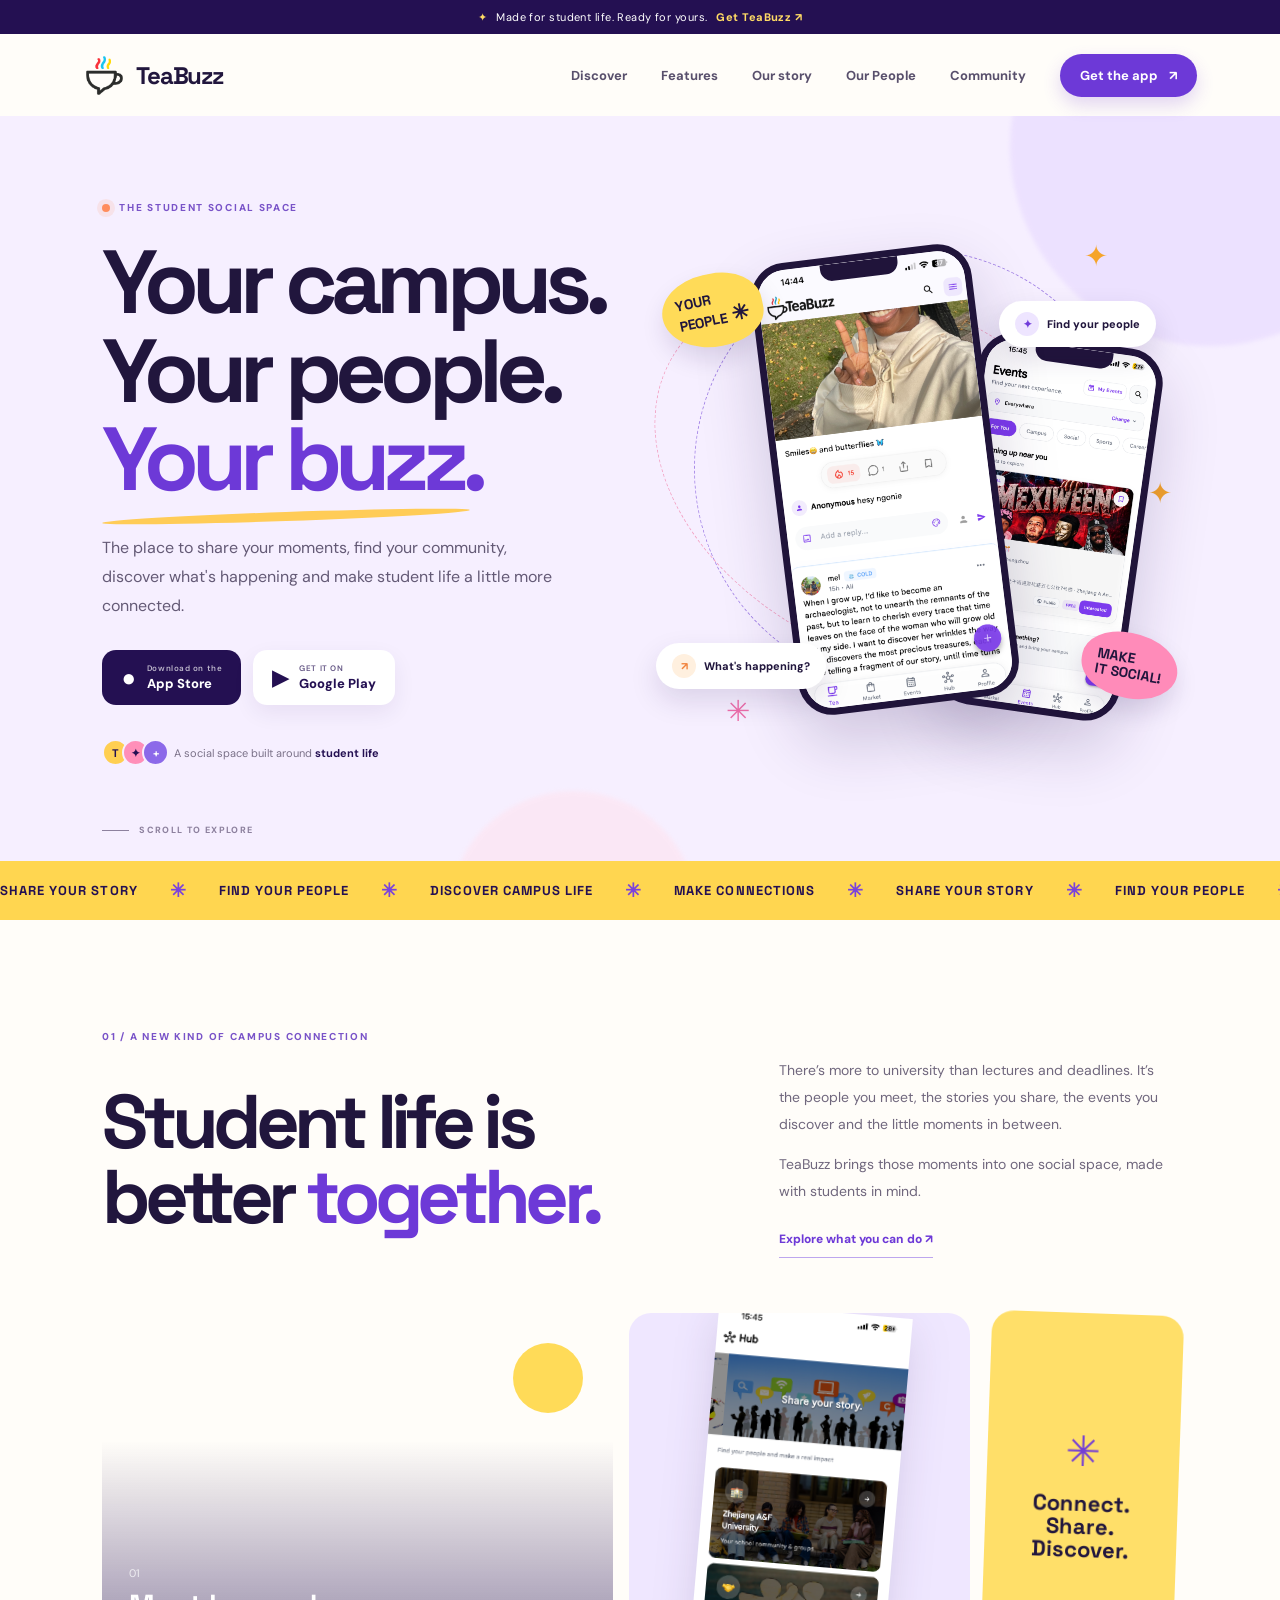
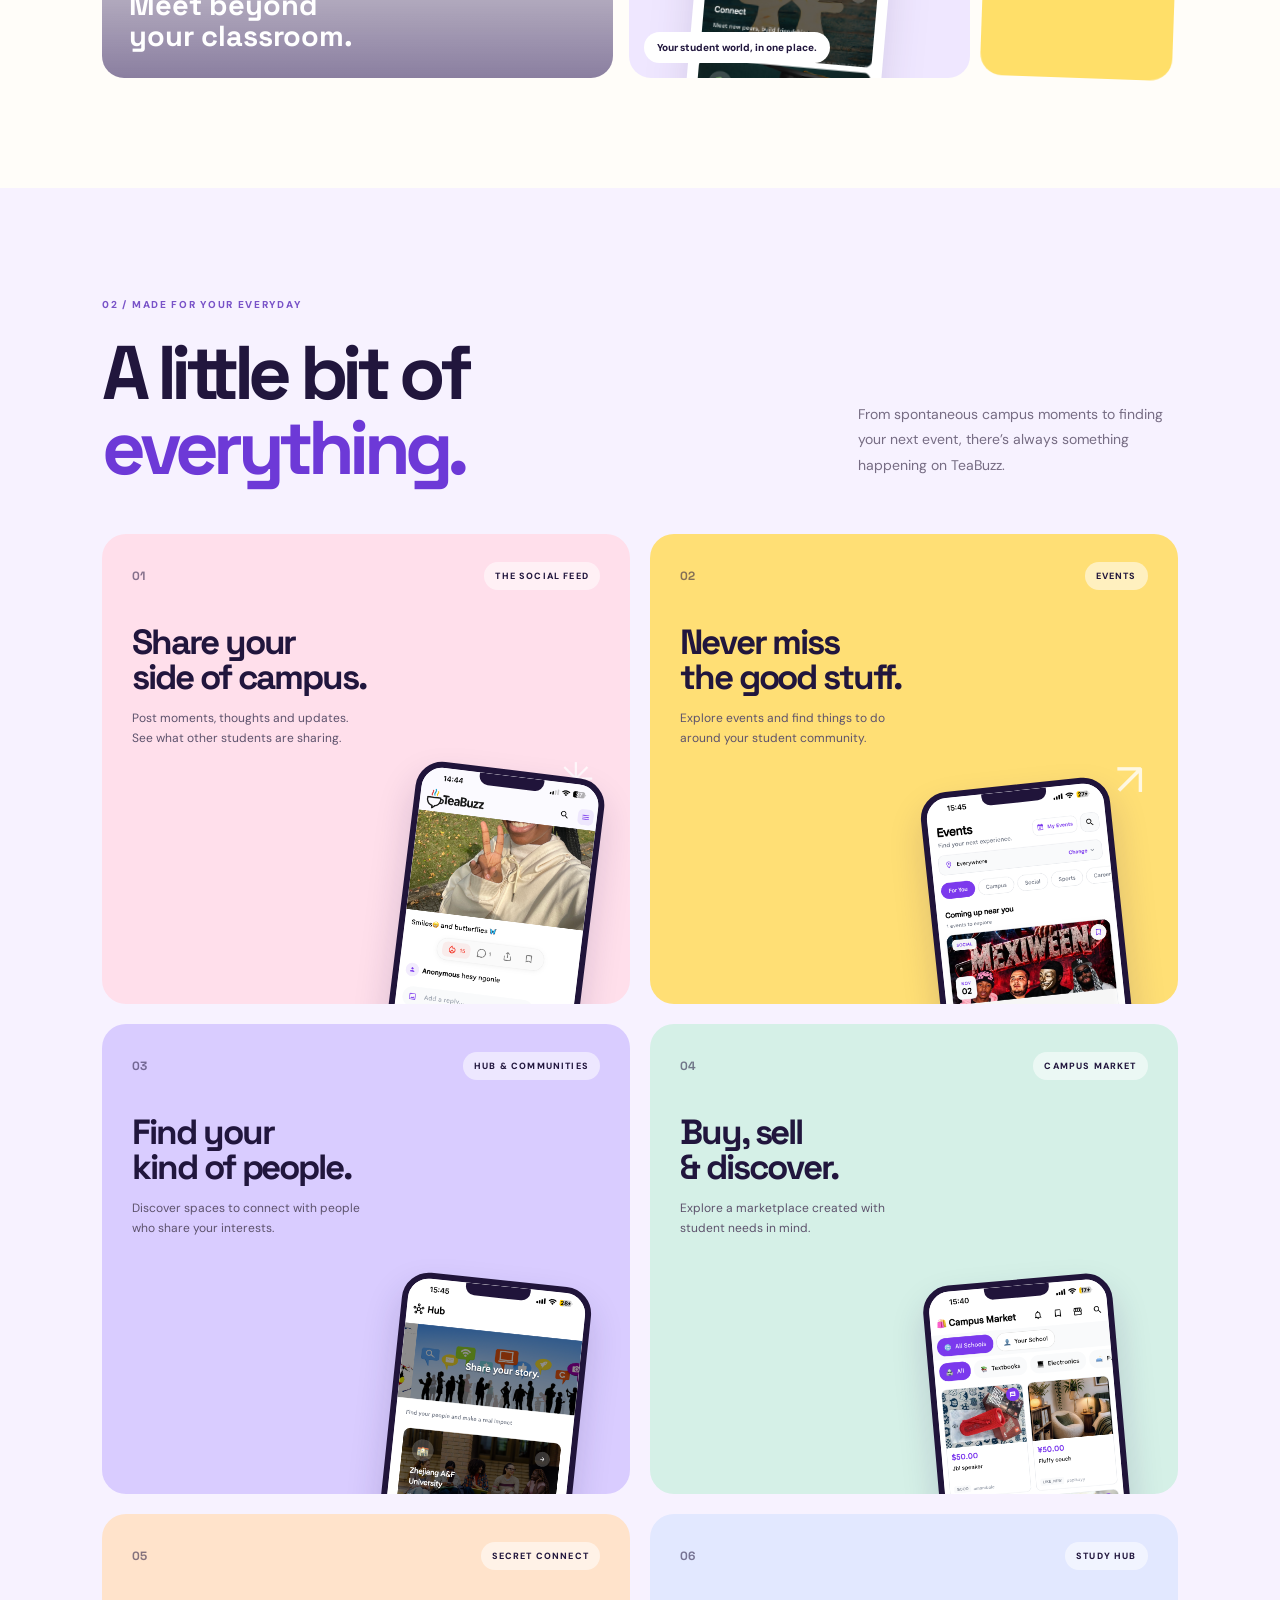
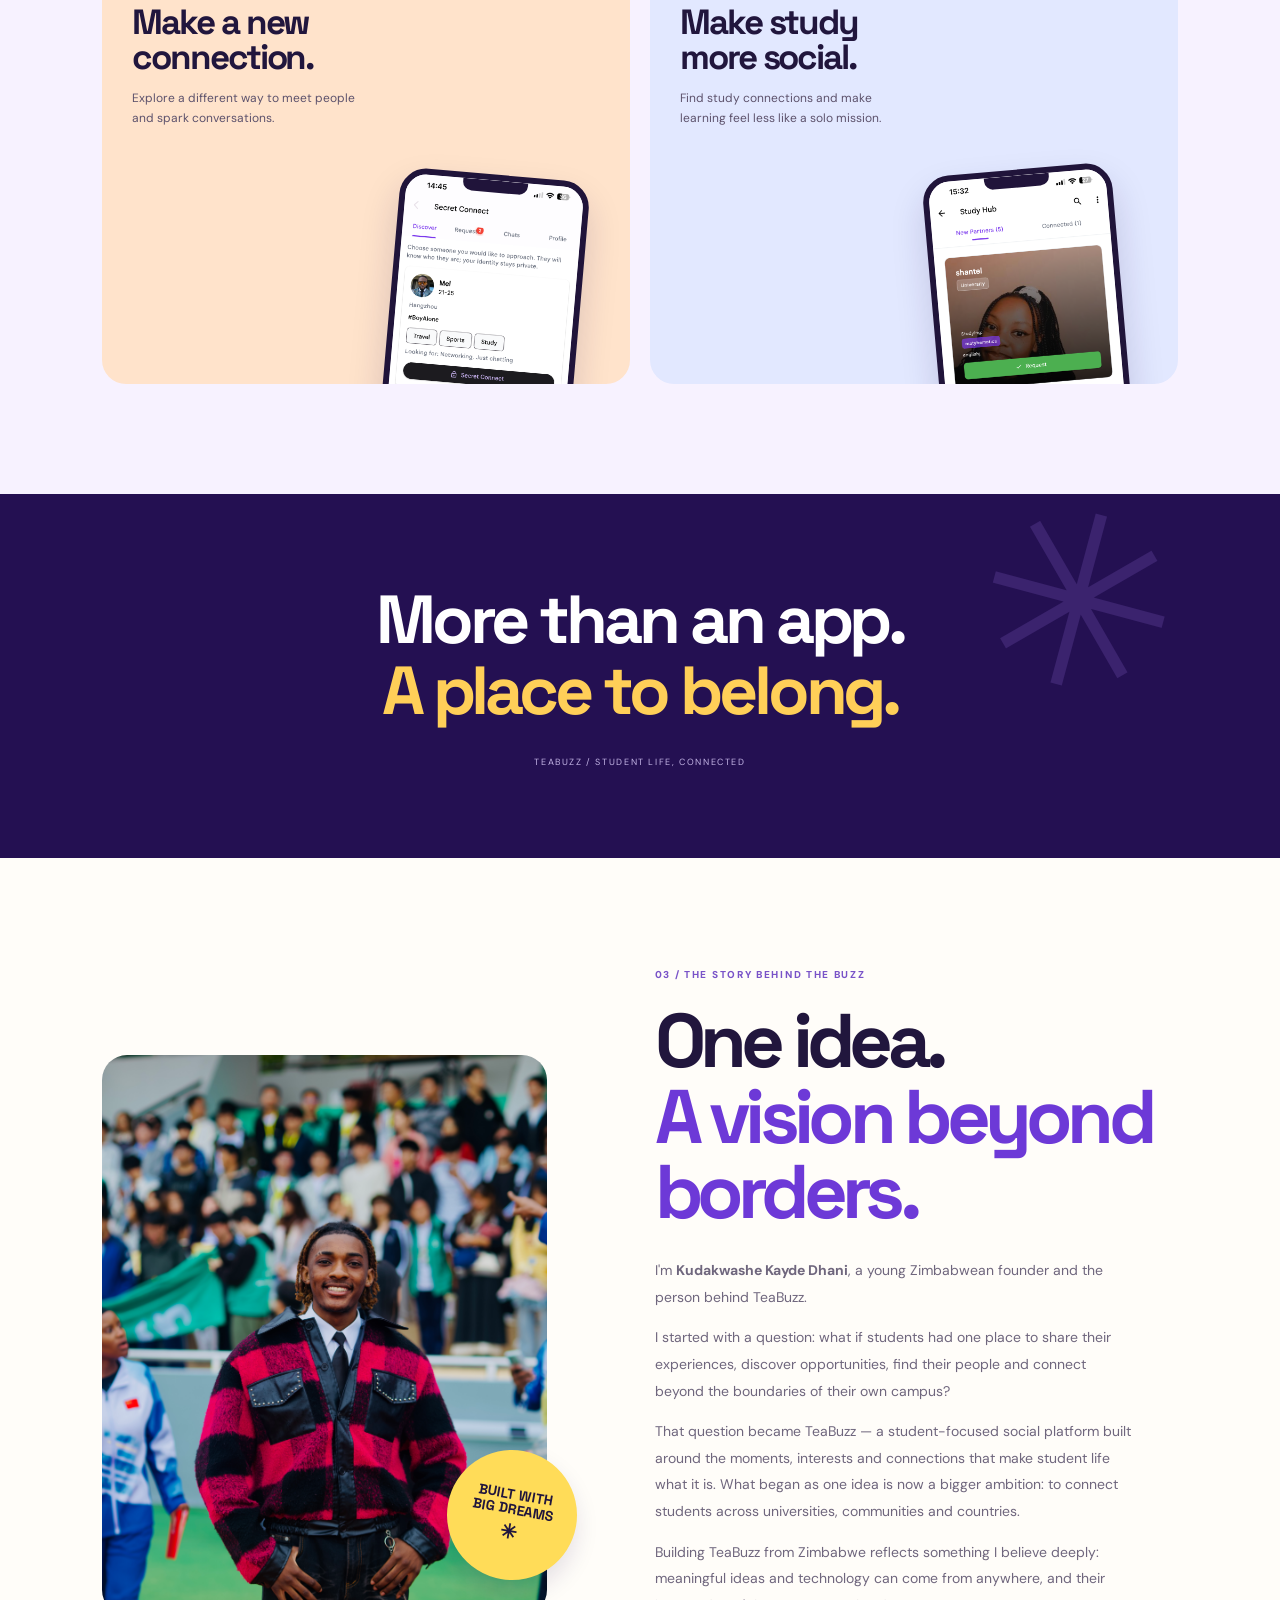
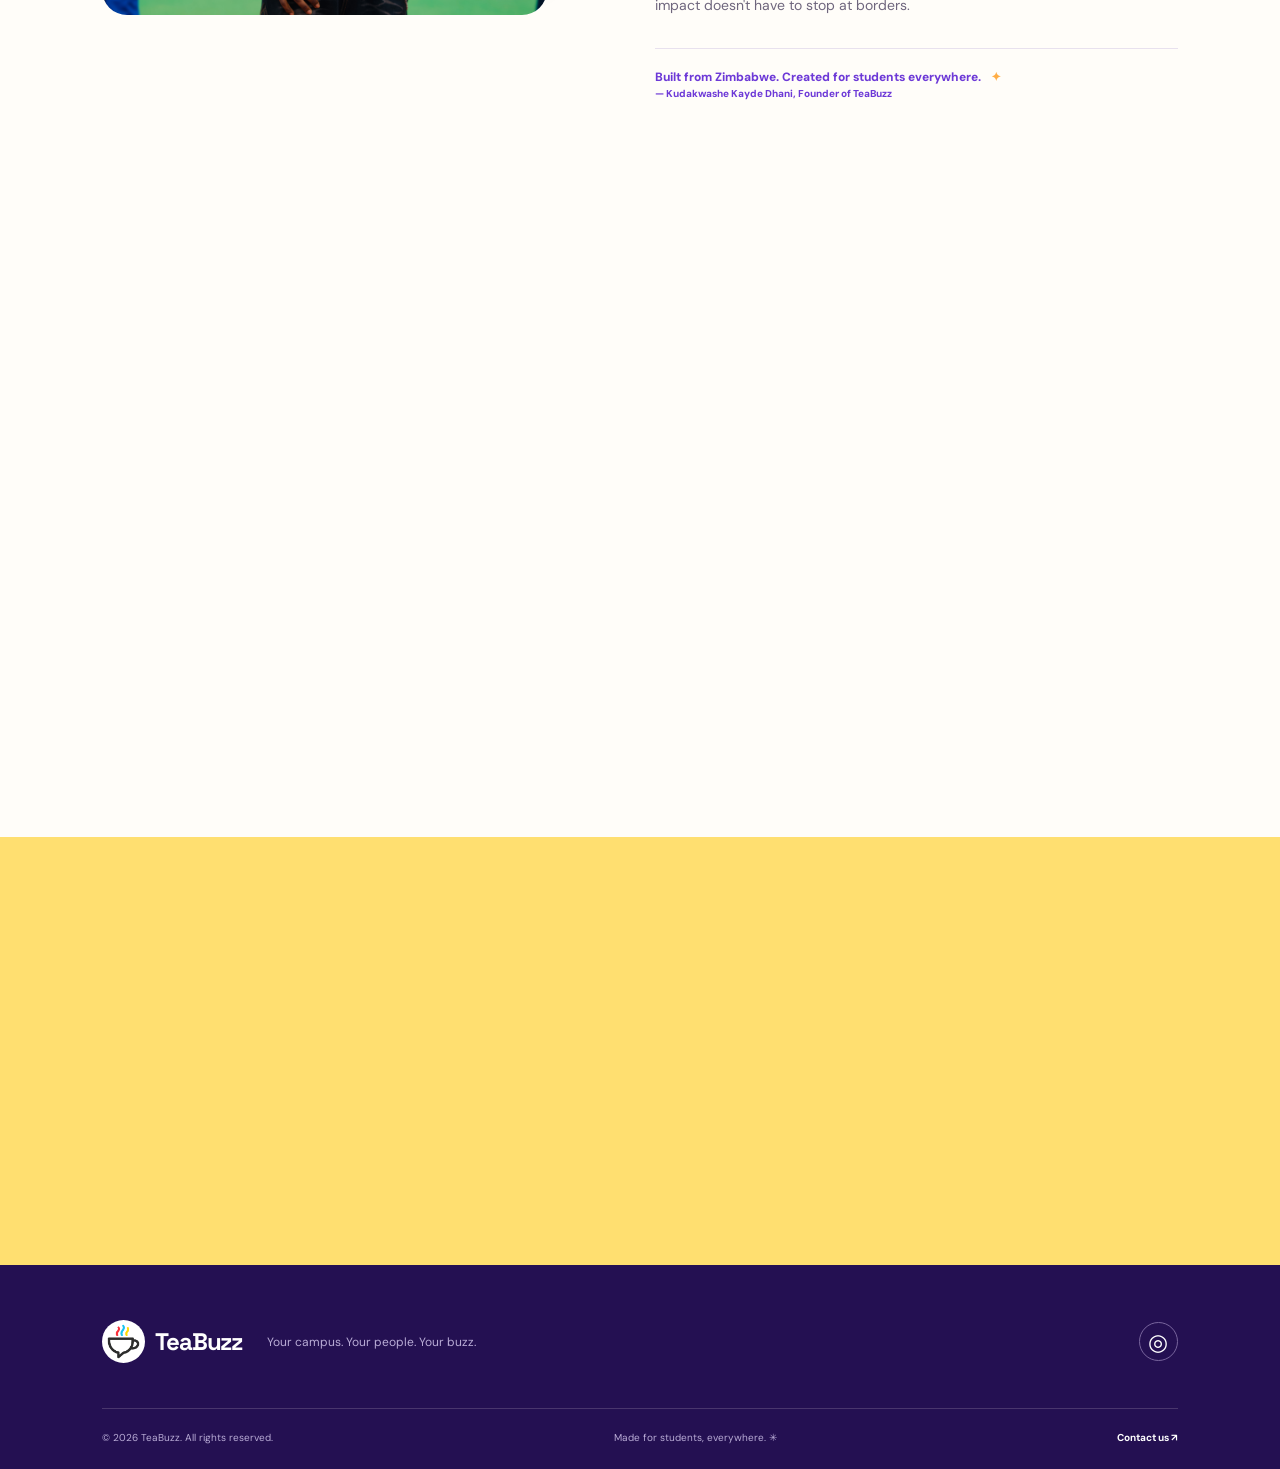
<file: index.html>
<!doctype html>
<html lang="en">
<head>
  <meta charset="utf-8">
  <meta name="viewport" content="width=device-width, initial-scale=1">
  <meta name="theme-color" content="#241052">
  <meta name="description" content="TeaBuzz is a social platform built for university and college students. Connect, share campus moments, discover events and find your people.">
  <meta property="og:title" content="TeaBuzz — Your Campus. Your People. Your Buzz.">
  <meta property="og:description" content="A social space made for students, wherever they study.">
  <meta property="og:type" content="website">
  <title>TeaBuzz — Your Campus. Your People. Your Buzz.</title>
  <link rel="icon" type="image/png" href="assets/favicon.png?v=1">
  <link rel="apple-touch-icon" href="assets/favicon.png?v=1">
  <link rel="preconnect" href="https://fonts.googleapis.com">
  <link rel="preconnect" href="https://fonts.gstatic.com" crossorigin>
  <link href="https://fonts.googleapis.com/css2?family=DM+Sans:wght@400;500;600;700;800&family=Space+Grotesk:wght@500;600;700&display=swap" rel="stylesheet">
  <link rel="stylesheet" href="style.css">
</head>
<body>
  <div class="announcement"><span class="spark">✦</span> Made for student life. Ready for yours. <a href="#download">Get TeaBuzz <span>↗</span></a></div>
  <header class="site-header" id="top">
    <a class="brand" href="#top" aria-label="TeaBuzz home">
      <img src="assets/logo.png" alt="TeaBuzz logo"><span>TeaBuzz</span>
    </a>
    <button class="menu-toggle" aria-label="Open navigation" aria-expanded="false"><i></i><i></i></button>
    <nav class="nav">
      <a href="#discover">Discover</a>
      <a href="#features">Features</a>
      <a href="#story">Our story</a>
      <a href="our-people.html">Our People</a>
      <a href="#community">Community</a>
      <a class="nav-cta" href="#download">Get the app <span>↗</span></a>
    </nav>
  </header>

  <main>
    <section class="hero">
      <div class="hero-glow glow-one"></div><div class="hero-glow glow-two"></div>
      <div class="hero-copy reveal">
        <div class="eyebrow"><span class="eyebrow-dot"></span> THE STUDENT SOCIAL SPACE</div>
        <h1>Your campus.<br>Your people.<br><span>Your buzz.</span></h1>
        <p class="hero-intro">The place to share your moments, find your community, discover what's happening and make student life a little more connected.</p>
        <div class="hero-actions">
          <a class="button button-dark" href="https://apps.apple.com/hk/app/teabuzz/id6808042016?l=en-GB" target="_blank" rel="noopener"><span class="store-icon">●</span><span><small>Download on the</small>App Store</span></a>
          <a class="button button-light" href="https://play.google.com/store/apps/details?id=org.teabuzz.app" target="_blank" rel="noopener"><span class="play-icon">▶</span><span><small>GET IT ON</small>Google Play</span></a>
        </div>
        <div class="hero-proof"><div class="avatar-stack"><b>T</b><b>✦</b><b>+</b></div><span>A social space built around <strong>student life</strong></span></div>
      </div>
      <div class="hero-art" aria-label="TeaBuzz app preview">
        <div class="orbit orbit-a"></div><div class="orbit orbit-b"></div>
        <div class="sticker sticker-yellow">YOUR<br>PEOPLE <span>✳</span></div>
        <div class="sticker sticker-pink">MAKE<br>IT SOCIAL!</div>
        <div class="float-pill pill-top"><span class="pill-icon purple">✦</span> Find your people</div>
        <div class="phone phone-main"><div class="phone-notch"></div><img src="assets/feedhomepage.png" alt="TeaBuzz social feed app screen"></div>
        <div class="phone phone-side"><div class="phone-notch"></div><img src="assets/events%20page.png" alt="TeaBuzz events app screen"></div>
        <div class="float-pill pill-bottom"><span class="pill-icon orange">↗</span> What's happening?</div>
        <div class="sparkle s1">✦</div><div class="sparkle s2">✳</div><div class="sparkle s3">✦</div>
      </div>
      <a class="scroll-cue" href="#discover"><span></span> SCROLL TO EXPLORE</a>
    </section>

    <section class="ticker" aria-label="TeaBuzz highlights"><div class="ticker-track">
      <span>SHARE YOUR STORY</span><b>✳</b><span>FIND YOUR PEOPLE</span><b>✳</b><span>DISCOVER CAMPUS LIFE</span><b>✳</b><span>MAKE CONNECTIONS</span><b>✳</b><span>SHARE YOUR STORY</span><b>✳</b><span>FIND YOUR PEOPLE</span><b>✳</b><span>DISCOVER CAMPUS LIFE</span>
    </div></section>

    <section class="intro section-pad" id="discover">
      <div class="section-kicker reveal">01 / A NEW KIND OF CAMPUS CONNECTION</div>
      <div class="intro-grid">
        <h2 class="reveal">Student life is<br>better <em>together.</em></h2>
        <div class="intro-text reveal">
          <p>There’s more to university than lectures and deadlines. It’s the people you meet, the stories you share, the events you discover and the little moments in between.</p>
          <p>TeaBuzz brings those moments into one social space, made with students in mind.</p>
          <a class="text-link" href="#features">Explore what you can do <span>↗</span></a>
        </div>
      </div>
      <div class="photo-band reveal">
        <div class="photo-panel photo-campus"><div class="photo-overlay"><span>01</span><strong>Meet beyond<br>your classroom.</strong></div><div class="shape-sun"></div></div>
        <div class="photo-panel photo-app"><img src="assets/hub%20page.png" alt="TeaBuzz Hub screen"><div class="photo-caption">Your student world, in one place.</div></div>
        <div class="photo-note"><span>✳</span><strong>Connect.<br>Share.<br>Discover.</strong></div>
      </div>
    </section>

    <section class="features section-pad" id="features">
      <div class="features-head"><div><div class="section-kicker reveal">02 / MADE FOR YOUR EVERYDAY</div><h2 class="reveal">A little bit of<br><em>everything.</em></h2></div><p class="reveal">From spontaneous campus moments to finding your next event, there’s always something happening on TeaBuzz.</p></div>
      <div class="feature-grid">
        <article class="feature-card card-feed reveal"><div class="feature-top"><span class="feature-number">01</span><span class="feature-tag">THE SOCIAL FEED</span></div><h3>Share your<br>side of campus.</h3><p>Post moments, thoughts and updates. See what other students are sharing.</p><div class="screen-wrap screen-feed"><img src="assets/feedhomepage.png" alt="TeaBuzz feed interface"></div><span class="card-doodle">✳</span></article>
        <article class="feature-card card-events reveal"><div class="feature-top"><span class="feature-number">02</span><span class="feature-tag">EVENTS</span></div><h3>Never miss<br>the good stuff.</h3><p>Explore events and find things to do around your student community.</p><div class="screen-wrap screen-events"><img src="assets/events%20page.png" alt="TeaBuzz events interface"></div><span class="card-doodle">↗</span></article>
        <article class="feature-card card-hub reveal"><div class="feature-top"><span class="feature-number">03</span><span class="feature-tag">HUB & COMMUNITIES</span></div><h3>Find your<br>kind of people.</h3><p>Discover spaces to connect with people who share your interests.</p><div class="screen-wrap screen-hub"><img src="assets/hub%20page.png" alt="TeaBuzz Hub interface"></div></article>
        <article class="feature-card card-market reveal"><div class="feature-top"><span class="feature-number">04</span><span class="feature-tag">CAMPUS MARKET</span></div><h3>Buy, sell<br>& discover.</h3><p>Explore a marketplace created with student needs in mind.</p><div class="screen-wrap screen-market"><img src="assets/marketplace.png" alt="TeaBuzz Campus Market interface"></div></article>
        <article class="feature-card card-connect reveal"><div class="feature-top"><span class="feature-number">05</span><span class="feature-tag">SECRET CONNECT</span></div><h3>Make a new<br>connection.</h3><p>Explore a different way to meet people and spark conversations.</p><div class="screen-wrap screen-connect"><img src="assets/secret%20connect%20page.png" alt="TeaBuzz Secret Connect interface"></div></article>
        <article class="feature-card card-study reveal"><div class="feature-top"><span class="feature-number">06</span><span class="feature-tag">STUDY HUB</span></div><h3>Make study<br>more social.</h3><p>Find study connections and make learning feel less like a solo mission.</p><div class="screen-wrap screen-study"><img src="assets/study%20hub.png" alt="TeaBuzz Study Hub interface"></div></article>
      </div>
    </section>

    <section class="marquee-quote"><div class="quote-shape">✳</div><p>More than an app.<br><em>A place to belong.</em></p><span>TEABUZZ / STUDENT LIFE, CONNECTED</span></section>

    <section class="story section-pad" id="story">
      <div class="story-image reveal"><img src="assets/founders%20picture.jpg" alt="TeaBuzz founder"><div class="story-stamp">BUILT WITH<br>BIG DREAMS <span>✳</span></div></div>
      <div class="story-copy reveal">
        <div class="section-kicker">03 / THE STORY BEHIND THE BUZZ</div><h2>One idea.<br><em>A vision beyond<br>borders.</em></h2>
        <p>I'm <strong>Kudakwashe Kayde Dhani</strong>, a young Zimbabwean founder and the person behind TeaBuzz.</p>
        <p>I started with a question: what if students had one place to share their experiences, discover opportunities, find their people and connect beyond the boundaries of their own campus?</p>
        <p>That question became TeaBuzz — a student-focused social platform built around the moments, interests and connections that make student life what it is. What began as one idea is now a bigger ambition: to connect students across universities, communities and countries.</p>
        <p>Building TeaBuzz from Zimbabwe reflects something I believe deeply: meaningful ideas and technology can come from anywhere, and their impact doesn't have to stop at borders.</p>
        <div class="story-signoff">Built from Zimbabwe. Created for students everywhere.<span>✦</span><br><small>— Kudakwashe Kayde Dhani, Founder of TeaBuzz</small></div>
      </div>
    </section>

    <section class="community section-pad" id="community"><div class="community-card reveal">
      <div class="community-copy"><div class="section-kicker light-kicker">04 / YOUR NEXT CHAPTER STARTS HERE</div><h2>Come for the app.<br><em>Stay for the people.</em></h2><p>Join the growing TeaBuzz community and bring a little more connection to your student life.</p><a class="button button-white" href="#download">Get started <span>↗</span></a></div>
      <div class="community-art"><div class="blob blob-one"></div><div class="blob blob-two"></div><div class="mini-phone"><img src="assets/profile%20page.png" alt="TeaBuzz student profile"></div><div class="community-bubble bubble-a">HELLO<br>THERE! 👋</div><div class="community-bubble bubble-b">YOUR<br>COMMUNITY ✳</div><div class="community-star">✳</div></div>
    </div></section>

    <section class="download section-pad" id="download"><div class="download-inner reveal">
      <div class="section-kicker">05 / READY WHEN YOU ARE</div><h2>Find your buzz.</h2><p>Your people, your interests, your student life. It all starts here.</p>
      <div class="hero-actions centered">
        <a class="button button-dark" href="https://apps.apple.com/hk/app/teabuzz/id6808042016?l=en-GB" target="_blank" rel="noopener"><span class="store-icon">●</span><span><small>Download on the</small>App Store</span></a>
        <a class="button button-dark" href="https://play.google.com/store/apps/details?id=org.teabuzz.app" target="_blank" rel="noopener"><span class="play-icon">▶</span><span><small>GET IT ON</small>Google Play</span></a>
      </div>
      <div class="download-doodle doodle-left">✳</div><div class="download-doodle doodle-right">✦</div>
    </div></section>
  </main>

  <footer class="footer">
    <div class="footer-main">
      <a class="brand footer-brand" href="#top"><img src="assets/logo.png" alt=""><span>TeaBuzz</span></a>
      <p>Your campus. Your people. Your buzz.</p>
      <div class="footer-social"><a href="https://www.instagram.com/teabu_zz/" target="_blank" rel="noopener" aria-label="Instagram">◎</a></div>
    </div>
    <div class="footer-bottom"><span>© <span id="year"></span> TeaBuzz. All rights reserved.</span><span>Made for students, everywhere. ✳</span><a href="mailto:blackishtechnologies@gmail.com">Contact us ↗</a></div>
  </footer>
  <script src="script.js"></script>
</body>
</html>
</file>
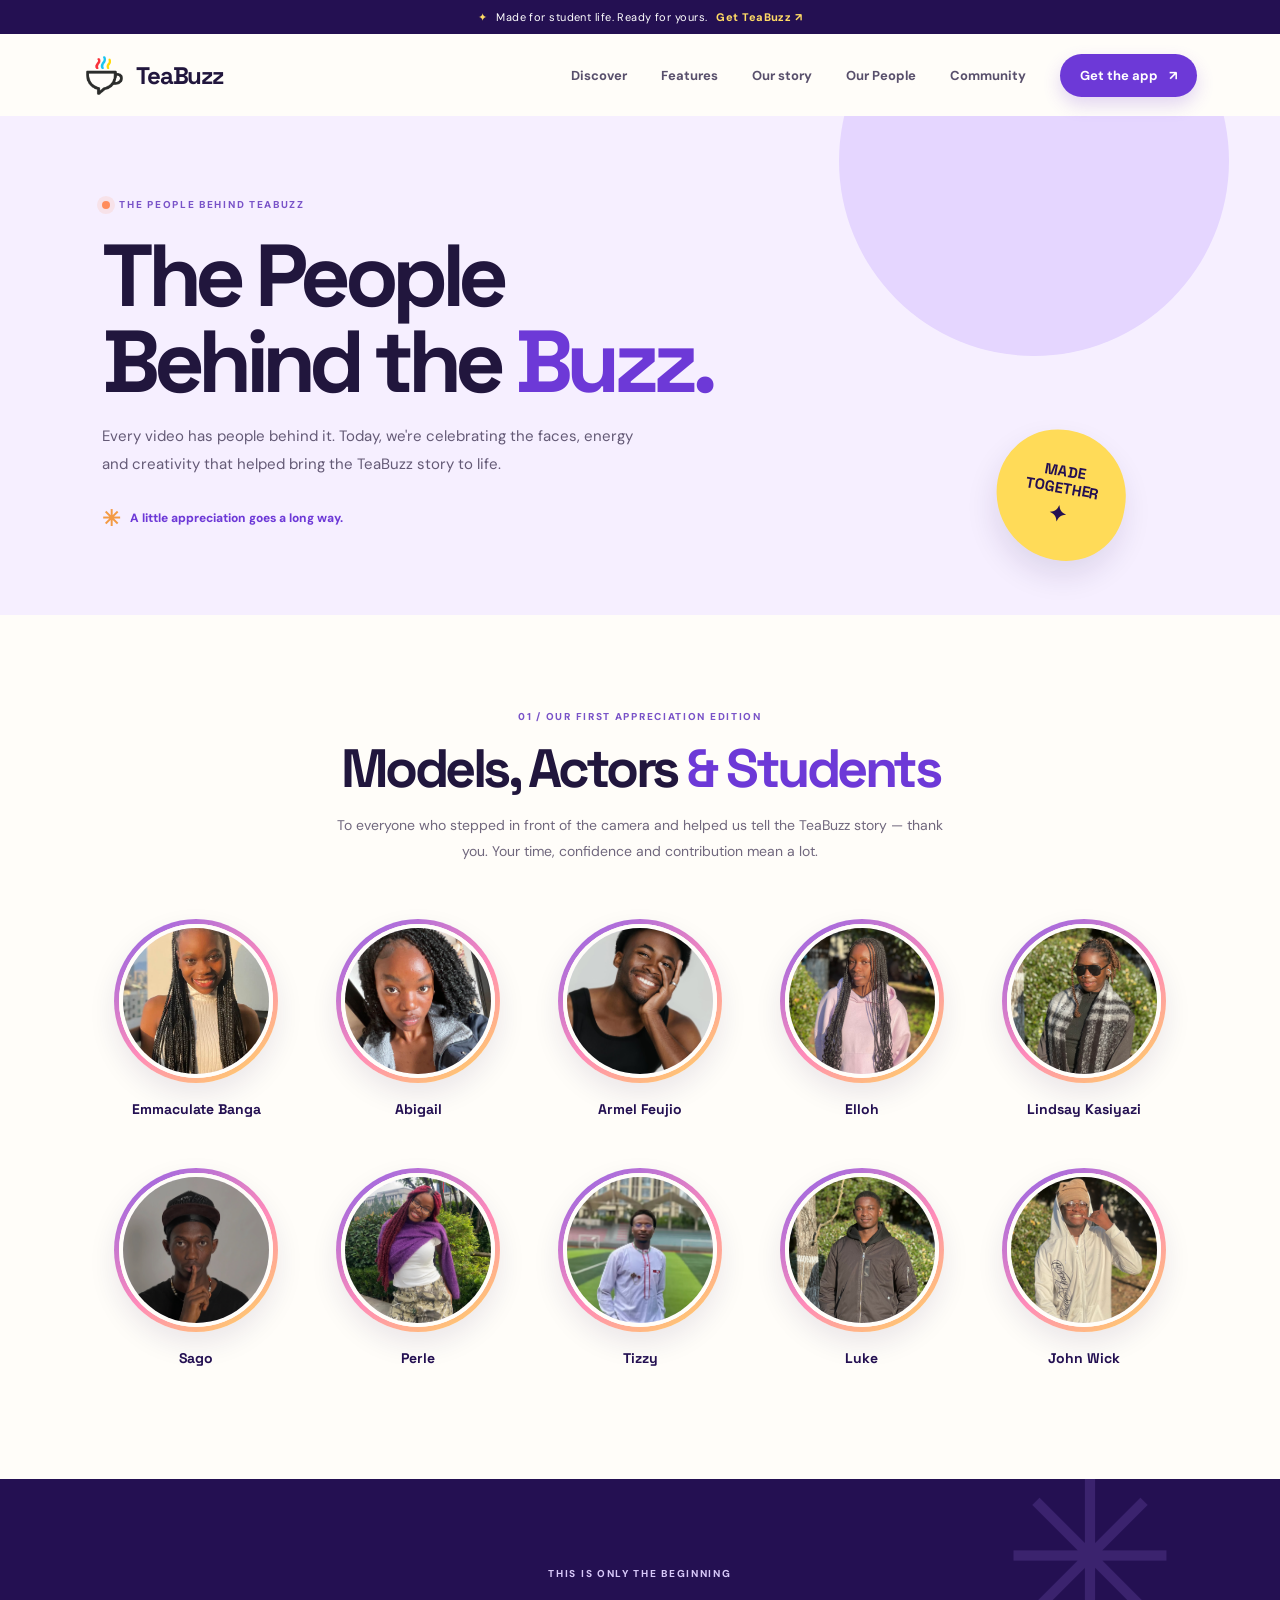
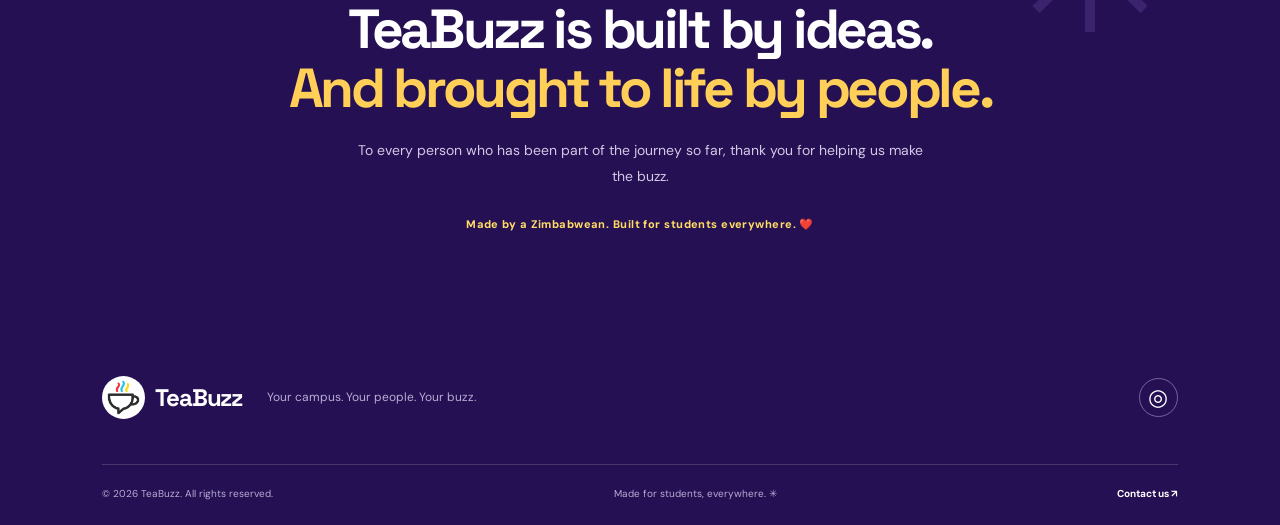
<file: our-people.html>
<!doctype html>
<html lang="en">
<head>
  <meta charset="utf-8">
  <meta name="viewport" content="width=device-width, initial-scale=1">
  <meta name="theme-color" content="#241052">
  <meta name="description" content="Meet the people who helped bring TeaBuzz to life.">
  <title>The People Behind the Buzz | TeaBuzz</title>
  <link rel="icon" type="image/png" href="assets/favicon.png?v=1">
  <link rel="apple-touch-icon" href="assets/favicon.png?v=1">
  <link rel="preconnect" href="https://fonts.googleapis.com">
  <link rel="preconnect" href="https://fonts.gstatic.com" crossorigin>
  <link href="https://fonts.googleapis.com/css2?family=DM+Sans:wght@400;500;600;700;800&family=Space+Grotesk:wght@500;600;700&display=swap" rel="stylesheet">
  <link rel="stylesheet" href="style.css">
  <link rel="stylesheet" href="our-people.css">
</head>
<body>
  <div class="announcement"><span class="spark">✦</span> Made for student life. Ready for yours. <a href="index.html#download">Get TeaBuzz <span>↗</span></a></div>
  <header class="site-header" id="top">
    <a class="brand" href="index.html" aria-label="TeaBuzz home"><img src="assets/logo.png" alt="TeaBuzz logo"><span>TeaBuzz</span></a>
    <button class="menu-toggle" aria-label="Open navigation" aria-expanded="false"><i></i><i></i></button>
    <nav class="nav" aria-label="Main navigation">
      <a href="index.html#discover">Discover</a><a href="index.html#features">Features</a><a href="index.html#story">Our story</a>
      <a href="our-people.html" aria-current="page">Our People</a><a href="index.html#community">Community</a><a class="nav-cta" href="index.html#download">Get the app <span>↗</span></a>
    </nav>
  </header>
  <main class="people-page">
    <section class="people-hero"><div class="people-hero-glow"></div><div class="people-hero-content">
      <div class="people-eyebrow"><span></span> THE PEOPLE BEHIND TEABUZZ</div>
      <h1>The People<br>Behind the <em>Buzz.</em></h1>
      <p>Every video has people behind it. Today, we're celebrating the faces, energy and creativity that helped bring the TeaBuzz story to life.</p>
      <div class="people-hero-note"><b>✳</b> A little appreciation goes a long way.</div>
    </div><div class="people-hero-sticker" aria-hidden="true">MADE<br>TOGETHER <span>✦</span></div></section>
    <section class="people-gallery" aria-labelledby="models-actors-heading">
      <div class="people-section-heading"><div class="people-kicker">01 / OUR FIRST APPRECIATION EDITION</div>
        <h2 id="models-actors-heading">Models, Actors <em>&amp; Students</em></h2>
        <p>To everyone who stepped in front of the camera and helped us tell the TeaBuzz story — thank you. Your time, confidence and contribution mean a lot.</p>
      </div>
      <div class="people-grid">
        <article class="person-card"><div class="person-portrait"><span>EB</span><img src="assets/emmaculate-banga.jpg" alt="Emmaculate Banga" loading="lazy"></div><h3>Emmaculate Banga</h3></article>
        <article class="person-card"><div class="person-portrait"><span>A</span><img src="assets/abigail.jpg" alt="Abigail" loading="lazy"></div><h3>Abigail</h3></article>
        <article class="person-card"><div class="person-portrait"><span>AF</span><img src="assets/armel-feujio.jpg" alt="Armel Feujio" loading="lazy"></div><h3>Armel Feujio</h3></article>
        <article class="person-card"><div class="person-portrait"><span>E</span><img src="assets/elloh.jpg" alt="Elloh" loading="lazy"></div><h3>Elloh</h3></article>
        <article class="person-card"><div class="person-portrait"><span>LK</span><img src="assets/lindsay-kasiyazi.jpg" alt="Lindsay Kasiyazi" loading="lazy"></div><h3>Lindsay Kasiyazi</h3></article>
        <article class="person-card"><div class="person-portrait"><span>S</span><img src="assets/sago.jpg" alt="Sago" loading="lazy"></div><h3>Sago</h3></article>
        <article class="person-card"><div class="person-portrait"><span>P</span><img src="assets/perle.jpg" alt="Perle" loading="lazy"></div><h3>Perle</h3></article>
        <article class="person-card"><div class="person-portrait"><span>T</span><img src="assets/tizzy.jpg" alt="Tizzy" loading="lazy"></div><h3>Tizzy</h3></article>
        <article class="person-card"><div class="person-portrait"><span>L</span><img src="assets/luke.jpg" alt="Luke" loading="lazy"></div><h3>Luke</h3></article>
        <article class="person-card"><div class="person-portrait"><span>JW</span><img src="assets/john-wick.jpg" alt="John Wick" loading="lazy"></div><h3>John Wick</h3></article>
      </div>
    </section>
    <section class="people-thanks"><div class="people-thanks-star">✳</div><div class="people-kicker">THIS IS ONLY THE BEGINNING</div>
      <h2>TeaBuzz is built by ideas.<br><em>And brought to life by people.</em></h2>
      <p>To every person who has been part of the journey so far, thank you for helping us make the buzz.</p>
      <span>Made by a Zimbabwean. Built for students everywhere. ❤️</span>
    </section>
  </main>
  <footer class="footer"><div class="footer-main">
    <a class="brand footer-brand" href="index.html"><img src="assets/logo.png" alt=""><span>TeaBuzz</span></a>
    <p>Your campus. Your people. Your buzz.</p><div class="footer-social"><a href="https://www.instagram.com/teabu_zz/" target="_blank" rel="noopener" aria-label="Instagram">◎</a></div>
  </div><div class="footer-bottom"><span>© <span id="year"></span> TeaBuzz. All rights reserved.</span><span>Made for students, everywhere. ✳</span><a href="mailto:blackishtechnologies@gmail.com">Contact us ↗</a></div></footer>
  <script src="script.js"></script>
  <script>
    document.querySelectorAll('.person-portrait img').forEach(img => {
      img.addEventListener('error', () => { img.hidden = true; });
    });
  </script>
</body>
</html>
</file>
<file: style.css>
*{box-sizing:border-box}html{scroll-behavior:smooth}body{margin:0;color:#21163d;background:#fffdf9;font-family:"DM Sans",sans-serif;overflow-x:hidden}a{color:inherit;text-decoration:none}img{display:block;max-width:100%}:root{--purple:#6d39d7;--deep:#241052;--pink:#ff6fae;--yellow:#ffd84f;--orange:#ff9555;--cream:#fff7e9;--ink:#21163d}.announcement{height:34px;background:#241052;color:#fff;text-align:center;font-size:11px;letter-spacing:.04em;display:flex;align-items:center;justify-content:center;gap:9px}.announcement a{font-weight:800;color:#ffdb65}.announcement .spark{color:#ffdb65}.site-header{height:82px;padding:0 6.5%;display:flex;align-items:center;justify-content:space-between;background:#fffdf9;position:relative;z-index:20}.brand{display:flex;align-items:center;gap:10px;font-family:"Space Grotesk";font-weight:700;font-size:24px;letter-spacing:-1.2px}.brand img{width:43px;height:43px;object-fit:contain}.nav{display:flex;align-items:center;gap:34px;font-size:13px;font-weight:700}.nav>a:not(.nav-cta){opacity:.75;transition:.2s}.nav>a:hover{color:var(--purple);opacity:1}.nav-cta{background:var(--purple);color:white;padding:13px 20px;border-radius:30px;box-shadow:0 8px 18px #6d39d733}.nav-cta span{margin-left:8px}.menu-toggle{display:none}.hero{min-height:690px;padding:85px 8% 95px;background:#f6efff;display:grid;grid-template-columns:1fr 1fr;align-items:center;position:relative;overflow:hidden}.hero-copy{position:relative;z-index:3;max-width:570px}.eyebrow,.section-kicker{font-size:10px;letter-spacing:.17em;font-weight:800;color:#7953c8}.eyebrow{display:flex;align-items:center;gap:9px}.eyebrow-dot{width:8px;height:8px;background:#ff8d5d;border-radius:50%;box-shadow:0 0 0 5px #ff8d5d22}.hero h1,.intro h2,.features h2,.story h2,.community h2,.download h2{font-family:"Space Grotesk";font-weight:700;letter-spacing:-.075em;line-height:.99;margin:24px 0}.hero h1{font-size:clamp(58px,7vw,98px)}.hero h1 span{color:var(--purple);position:relative}.hero h1 span:after{content:"";position:absolute;left:0;right:3%;height:9px;background:#ffcc57;bottom:-5px;border-radius:50%;transform:rotate(-2deg);z-index:-1}.hero-intro{font-size:16px;line-height:1.8;color:#645a76;max-width:450px;margin:30px 0}.hero-actions{display:flex;gap:12px;flex-wrap:wrap}.button{display:inline-flex;align-items:center;gap:11px;padding:12px 19px;border-radius:14px;font-weight:800;font-size:13px;transition:transform .25s,box-shadow .25s}.button:hover{transform:translateY(-4px);box-shadow:0 14px 24px #24105222}.button small{display:block;font-size:8px;letter-spacing:.07em;font-weight:600;opacity:.7;margin-bottom:2px}.button-dark{background:#241052;color:white}.button-light{background:#fff;color:#241052;box-shadow:0 8px 22px #24105212}.store-icon{font-size:24px}.play-icon{font-size:21px}.hero-proof{display:flex;align-items:center;gap:12px;margin-top:34px;color:#7a7188;font-size:11px}.hero-proof strong{color:#241052}.avatar-stack{display:flex}.avatar-stack b{width:27px;height:27px;border-radius:50%;background:#ffcf52;border:2px solid #f6efff;display:grid;place-items:center;margin-right:-7px;font-size:11px;color:#241052}.avatar-stack b:nth-child(2){background:#ff8fb9}.avatar-stack b:nth-child(3){background:#8c69e9;color:white}.hero-art{height:510px;position:relative;z-index:2}.phone{position:absolute;background:#fff;border:7px solid #20143a;border-radius:35px;overflow:hidden;box-shadow:0 28px 65px #2b175733}.phone img{width:100%;height:100%;object-fit:cover;object-position:top}.phone-main{width:222px;height:455px;left:25%;top:23px;transform:rotate(-7deg);z-index:3}.phone-side{width:185px;height:375px;left:59%;top:110px;transform:rotate(8deg);z-index:2}.phone-notch{position:absolute;z-index:2;width:78px;height:17px;background:#20143a;top:0;left:50%;transform:translateX(-50%);border-radius:0 0 12px 12px}.orbit{position:absolute;border:1px dashed #a98be8;border-radius:50%;width:440px;height:440px;left:10%;top:20px;transform:rotate(-18deg)}.orbit-b{width:500px;height:350px;left:0;top:75px;transform:rotate(28deg);border-color:#f3a8c8}.sticker{position:absolute;z-index:5;font-family:"Space Grotesk";font-size:14px;font-weight:700;line-height:1.05;padding:18px 15px;box-shadow:0 12px 24px #24105222}.sticker-yellow{background:#ffdb58;left:4%;top:45px;transform:rotate(-12deg);border-radius:50% 48% 44% 55%;}.sticker-yellow span{font-size:21px}.sticker-pink{background:#ff8bb9;right:0;bottom:40px;transform:rotate(10deg);border-radius:45% 55% 48% 52%}.float-pill{position:absolute;z-index:6;background:#fff;border-radius:30px;padding:11px 16px;box-shadow:0 12px 28px #24105220;font-size:11px;font-weight:800;display:flex;align-items:center;gap:8px}.pill-top{right:4%;top:72px}.pill-bottom{left:3%;bottom:50px}.pill-icon{width:24px;height:24px;border-radius:50%;display:grid;place-items:center}.purple{background:#eee5ff;color:#713cda}.orange{background:#fff0df;color:#f1843e}.sparkle{position:absolute;color:#f5a42b;font-size:29px}.s1{right:13%;top:8px}.s2{left:16%;bottom:9px;color:#ed6eaa}.s3{right:1%;top:48%}.hero-glow{position:absolute;border-radius:50%;filter:blur(2px);opacity:.55}.glow-one{width:400px;height:400px;background:#e5d6ff;right:-130px;top:-170px}.glow-two{width:250px;height:250px;background:#ffe2ee;left:35%;bottom:-180px}.scroll-cue{position:absolute;bottom:25px;left:8%;font-size:9px;letter-spacing:.15em;font-weight:800;color:#8d819e;display:flex;align-items:center;gap:10px}.scroll-cue span{width:27px;height:1px;background:#8d819e}.ticker{overflow:hidden;background:#ffd650;padding:17px 0;color:#241052}.ticker-track{display:flex;align-items:center;justify-content:space-around;gap:32px;white-space:nowrap;font-family:"Space Grotesk";font-weight:700;font-size:13px;letter-spacing:.08em;animation:marquee 26s linear infinite}.ticker b{font-size:19px;color:#7b42dc}@keyframes marquee{to{transform:translateX(-25%)}}.section-pad{padding:110px 8%}.intro{background:#fffdf9}.intro-grid{display:grid;grid-template-columns:1fr .7fr;gap:10%;align-items:end}.intro h2,.features h2,.story h2{font-size:clamp(48px,6vw,76px)}em{font-style:normal;color:var(--purple)}.intro-text{max-width:440px;color:#70677d;font-size:14px;line-height:1.9}.text-link{display:inline-block;margin-top:10px;font-size:12px;font-weight:800;color:var(--purple);border-bottom:1px solid #bda6ee;padding-bottom:6px}.photo-band{height:365px;display:grid;grid-template-columns:1.2fr .8fr .45fr;gap:16px;margin-top:55px;position:relative}.photo-panel{position:relative;border-radius:22px;overflow:hidden}.photo-campus{background:linear-gradient(135deg,#ff9b72,#f05e9a 55%,#6937ce);background-image:linear-gradient(0deg,#24105288,transparent 65%),url("https://images.unsplash.com/photo-1523240795612-9a054b0db644?auto=format&fit=crop&w=1200&q=85");background-position:center;background-size:cover}.photo-overlay{position:absolute;left:27px;bottom:27px;color:#fff;display:grid;gap:10px}.photo-overlay span{font-size:11px;opacity:.75}.photo-overlay strong{font-family:"Space Grotesk";font-size:29px;line-height:1.05}.shape-sun{position:absolute;right:30px;top:30px;width:70px;height:70px;border-radius:50%;background:#ffdb58;mix-blend-mode:screen}.photo-app{background:#efe7ff;display:flex;justify-content:center;align-items:center}.photo-app img{height:115%;width:auto;max-width:85%;object-fit:contain;object-position:top;filter:drop-shadow(0 15px 20px #24105222);transform:rotate(5deg) translateY(24px)}.photo-caption{position:absolute;bottom:15px;left:15px;background:#fff;padding:9px 13px;border-radius:30px;font-size:10px;font-weight:800}.photo-note{border-radius:22px;background:#ffdf69;display:flex;flex-direction:column;justify-content:center;align-items:center;text-align:center;font-family:"Space Grotesk";font-size:22px;line-height:1.05;transform:rotate(2deg)}.photo-note span{font-size:42px;color:#743ed5;margin-bottom:18px}.features{background:#f7f2ff}.features-head{display:flex;justify-content:space-between;align-items:end;margin-bottom:48px}.features-head h2{margin-bottom:0}.features-head>p{max-width:320px;color:#766c83;font-size:14px;line-height:1.8;margin-bottom:8px}.feature-grid{display:grid;grid-template-columns:repeat(2,1fr);gap:20px}.feature-card{min-height:470px;border-radius:24px;padding:28px 30px;position:relative;overflow:hidden}.feature-top{display:flex;justify-content:space-between;align-items:center;position:relative;z-index:2}.feature-number{font-family:"Space Grotesk";font-size:12px;font-weight:700;opacity:.55}.feature-tag{font-size:9px;letter-spacing:.13em;font-weight:800;padding:8px 11px;border-radius:20px;background:#ffffff8a}.feature-card h3{font-family:"Space Grotesk";font-size:35px;line-height:1.02;letter-spacing:-.06em;margin:35px 0 12px;position:relative;z-index:2}.feature-card p{font-size:12px;line-height:1.7;max-width:230px;color:#5d526c;position:relative;z-index:2}.card-feed{background:#ffdfeb}.card-events{background:#ffdf75}.card-hub{background:#d9ccff}.card-market{background:#d5f0e7}.card-connect{background:#ffe3cb}.card-study{background:#e2e8ff}.screen-wrap{position:absolute;right:8%;bottom:-95px;width:190px;height:330px;border:6px solid #20143a;border-radius:27px;overflow:hidden;background:white;box-shadow:0 18px 35px #2410522b;transform:rotate(7deg);z-index:1}.screen-wrap:before{content:"";position:absolute;z-index:2;top:0;left:50%;transform:translateX(-50%);width:65px;height:12px;border-radius:0 0 9px 9px;background:#20143a}.screen-wrap img{width:100%;height:100%;object-fit:cover;object-position:top}.screen-events{transform:rotate(-6deg);right:10%;bottom:-110px}.screen-hub{transform:rotate(6deg);right:10%;bottom:-115px}.screen-market{transform:rotate(-5deg);right:10%;bottom:-115px}.screen-connect{transform:rotate(5deg);right:10%;bottom:-120px}.screen-study{transform:rotate(-5deg);right:10%;bottom:-115px}.card-doodle{position:absolute;right:35px;top:46%;font-size:45px;color:#fff;opacity:.8}.marquee-quote{background:#241052;color:white;text-align:center;padding:90px 20px;position:relative;overflow:hidden}.marquee-quote p{font-family:"Space Grotesk";font-size:clamp(38px,5.5vw,68px);font-weight:700;letter-spacing:-.06em;line-height:1.05;margin:0;position:relative;z-index:2}.marquee-quote em{color:#ffcf58}.marquee-quote>span{display:block;font-size:9px;letter-spacing:.18em;color:#c3b4e5;margin-top:30px}.quote-shape{position:absolute;font-size:240px;color:#3b236e;right:8%;top:-45px;transform:rotate(15deg)}.story{display:grid;grid-template-columns:.85fr 1fr;gap:10%;align-items:center;background:#fffdf9}.story-image{height:560px;position:relative}.story-image>img{width:100%;height:100%;object-fit:cover;object-position:center 25%;border-radius:25px}.story-stamp{position:absolute;right:-30px;bottom:35px;background:#ffdc58;border-radius:50%;width:130px;height:130px;display:grid;place-content:center;text-align:center;font-family:"Space Grotesk";font-size:14px;font-weight:700;line-height:1.05;transform:rotate(10deg);box-shadow:0 12px 25px #24105222}.story-stamp span{font-size:20px;margin-top:5px}.story-copy h2{margin:22px 0 28px}.story-copy p{font-size:14px;line-height:1.9;color:#6f667d;max-width:480px}.story-signoff{margin-top:30px;padding-top:20px;border-top:1px solid #e8e1ee;font-size:12px;font-weight:800;color:#6d39d7}.story-signoff span{margin-left:10px;color:#ffad45}.community{padding-top:20px;padding-bottom:100px;background:#fffdf9}.community-card{background:#6d39d7;min-height:430px;border-radius:30px;color:white;display:grid;grid-template-columns:1fr 1fr;overflow:hidden;position:relative}.community-copy{padding:70px 0 65px 9%;position:relative;z-index:2}.light-kicker{color:#e2d6ff}.community h2{font-size:clamp(43px,5vw,64px);margin:24px 0}.community h2 em{color:#ffda62}.community-copy p{max-width:390px;font-size:13px;line-height:1.8;color:#e2d6ff;margin-bottom:28px}.button-white{background:#fff;color:#241052;padding:14px 22px}.community-art{position:relative;min-height:430px;background:radial-gradient(circle at 50% 50%,#986cf0,#6d39d7 65%)}.blob{position:absolute;border-radius:50%;filter:blur(1px)}.blob-one{width:280px;height:280px;background:#ff8cb7;right:12%;top:12%;opacity:.9}.blob-two{width:180px;height:180px;background:#ffdb58;right:43%;bottom:4%;opacity:.95}.mini-phone{position:absolute;width:165px;height:330px;border:7px solid #21163d;border-radius:29px;overflow:hidden;right:31%;top:50px;transform:rotate(9deg);z-index:2;box-shadow:0 20px 45px #24105266}.mini-phone img{height:100%;width:100%;object-fit:cover;object-position:top}.community-bubble{position:absolute;background:#fff;color:#241052;padding:13px 17px;border-radius:15px;font-family:"Space Grotesk";font-weight:700;font-size:12px;line-height:1.15;z-index:3;box-shadow:0 10px 20px #24105222}.bubble-a{top:60px;right:4%;transform:rotate(8deg)}.bubble-b{bottom:45px;left:5%;transform:rotate(-8deg);background:#ffdb58}.community-star{position:absolute;color:#ffdb58;font-size:55px;right:7%;bottom:30px}.download{background:#ffdf70;text-align:center;padding-top:100px;padding-bottom:100px}.download-inner{position:relative}.download h2{font-size:clamp(55px,7vw,85px);margin:20px 0 10px}.download p{font-size:14px;color:#64552d;margin:0 0 28px}.centered{justify-content:center}.download-doodle{position:absolute;font-size:85px;color:#fff8df}.doodle-left{left:8%;top:20px;transform:rotate(-18deg)}.doodle-right{right:9%;bottom:0;color:#8a56dd;transform:rotate(16deg)}.footer{background:#241052;color:white;padding:55px 8% 25px}.footer-main{display:flex;align-items:center;gap:25px;padding-bottom:45px}.footer-brand{color:white}.footer-brand img{background:white;border-radius:50%;padding:3px}.footer-main p{font-size:12px;color:#b9acd6;margin:0}.footer-social{margin-left:auto}.footer-social a{display:grid;place-items:center;width:39px;height:39px;border:1px solid #78659d;border-radius:50%;font-size:23px}.footer-bottom{border-top:1px solid #49366d;padding-top:22px;display:flex;justify-content:space-between;gap:20px;color:#b9acd6;font-size:10px}.footer-bottom a{color:#fff;font-weight:700}.reveal{opacity:0;transform:translateY(28px);transition:opacity .75s ease,transform .75s cubic-bezier(.2,.7,.2,1)}.reveal.visible{opacity:1;transform:translateY(0)}@media(max-width:900px){.hero{padding-left:6%;padding-right:6%;grid-template-columns:1fr 1fr}.hero-art{transform:scale(.88);transform-origin:center}.nav{gap:18px}.section-pad{padding:85px 6%}.photo-band{grid-template-columns:1fr .8fr .4fr}.feature-card{min-height:440px}.story{gap:7%}}@media(max-width:680px){.announcement{font-size:9px}.site-header{height:70px;padding:0 5%}.brand{font-size:21px}.brand img{width:37px;height:37px}.menu-toggle{display:flex;flex-direction:column;gap:5px;border:0;background:none;padding:10px}.menu-toggle i{width:23px;height:2px;background:#241052;display:block}.nav{display:none;position:absolute;top:70px;left:0;right:0;background:#fffdf9;padding:20px 6% 25px;box-shadow:0 15px 20px #24105212;flex-direction:column;align-items:stretch;gap:20px}.nav.open{display:flex}.nav-cta{text-align:center}.hero{display:flex;flex-direction:column;align-items:stretch;padding:65px 7% 75px;min-height:0}.hero h1{font-size:clamp(55px,15vw,76px);margin-top:20px}.hero-intro{font-size:14px;margin:24px 0}.hero-art{height:410px;width:100%;transform:scale(.83);transform-origin:top center;margin:20px 0 -45px}.phone-main{width:190px;height:390px;left:23%}.phone-side{width:155px;height:320px;left:57%;top:80px}.orbit{width:370px;height:370px;left:0}.orbit-b{width:400px;height:300px}.sticker-yellow{left:0;top:35px}.sticker-pink{right:0;bottom:10px}.pill-top{right:0;top:55px}.pill-bottom{left:0;bottom:10px}.scroll-cue{left:7%;bottom:22px}.ticker-track{font-size:11px;gap:22px}.section-pad{padding:75px 7%}.intro-grid{grid-template-columns:1fr;gap:5px}.intro h2,.features h2,.story h2{font-size:54px}.intro-text{font-size:13px}.photo-band{height:auto;grid-template-columns:1fr 1fr;grid-template-rows:260px 170px;margin-top:35px;gap:10px}.photo-campus{grid-column:1/3}.photo-app img{height:140%;transform:rotate(4deg) translateY(20px)}.photo-note{font-size:17px}.photo-note span{font-size:30px;margin-bottom:9px}.features-head{display:block}.features-head>p{margin-top:25px}.feature-grid{grid-template-columns:1fr;gap:14px}.feature-card{min-height:420px;padding:23px}.feature-card h3{font-size:32px;margin-top:30px}.screen-wrap{width:170px;height:300px;right:8%;bottom:-95px}.marquee-quote{padding:75px 15px}.marquee-quote p{font-size:43px}.quote-shape{font-size:150px;right:-15px;top:0}.story{grid-template-columns:1fr;gap:45px}.story-image{height:430px;margin-right:18px}.story-stamp{width:110px;height:110px;right:-18px;font-size:12px}.story-copy p{font-size:13px}.community{padding-top:0;padding-bottom:75px}.community-card{grid-template-columns:1fr}.community-copy{padding:55px 8% 30px}.community h2{font-size:47px}.community-art{min-height:340px}.mini-phone{width:140px;height:280px;right:32%;top:35px}.blob-one{width:220px;height:220px;right:12%;top:10%}.blob-two{width:140px;height:140px;right:48%;bottom:0}.bubble-a{right:4%;top:40px}.bubble-b{left:4%;bottom:35px}.download{padding:75px 7%}.download h2{font-size:60px}.download-doodle{font-size:45px;opacity:.7}.doodle-left{left:-2%;top:0}.doodle-right{right:-2%;bottom:-15px}.footer{padding:45px 7% 22px}.footer-main{flex-wrap:wrap;gap:15px}.footer-main p{width:100%;order:3}.footer-social{margin-left:auto}.footer-bottom{flex-direction:column;gap:12px}.hero-actions .button{flex:1;justify-content:center;min-width:145px}}@media(prefers-reduced-motion:reduce){*,*:before,*:after{scroll-behavior:auto!important;animation-duration:.01ms!important;transition-duration:.01ms!important}.reveal{opacity:1;transform:none}}
</file>
<file: our-people.css>
/* TeaBuzz — The People Behind the Buzz */
.people-page { overflow: hidden; }
.people-hero { min-height: 420px; padding: 82px 8%; background: #f6efff; position: relative; overflow: hidden; display: flex; align-items: center; }
.people-hero-content { max-width: 720px; position: relative; z-index: 2; }
.people-eyebrow,.people-kicker { color: #7953c8; font-size: 10px; font-weight: 800; letter-spacing: .17em; }
.people-eyebrow { display: flex; align-items: center; gap: 9px; }
.people-eyebrow span { width: 8px; height: 8px; border-radius: 50%; background: #ff8d5d; box-shadow: 0 0 0 5px #ff8d5d22; }
.people-hero h1 { margin: 22px 0 18px; font: 700 clamp(54px,7vw,88px)/.98 'Space Grotesk',sans-serif; letter-spacing: -.075em; color: #21163d; }
.people-hero h1 em,.people-section-heading h2 em,.people-thanks h2 em { color: #6d39d7; font-style: normal; }
.people-hero-content>p { max-width: 560px; color: #645a76; font-size: 15px; line-height: 1.85; }
.people-hero-note { margin-top: 25px; display: flex; align-items: center; gap: 10px; color: #6d39d7; font-size: 12px; font-weight: 800; }
.people-hero-note b { color: #f39a43; font-size: 22px; }
.people-hero-glow { position: absolute; width: 390px; height: 390px; right: 4%; top: -150px; border-radius: 50%; background: #e5d6ff; }
.people-hero-sticker { position: absolute; right: 12%; bottom: 55px; z-index: 1; width: 130px; height: 130px; display: grid; align-content: center; justify-content: center; text-align: center; background: #ffdb58; border-radius: 48% 52% 46% 54%; transform: rotate(10deg); color: #241052; font: 700 15px/1.1 'Space Grotesk',sans-serif; box-shadow: 0 15px 30px #2410521c; }
.people-hero-sticker span { margin-top: 6px; font-size: 22px; }
.people-gallery { padding: 95px 8% 110px; background: #fffdf9; }
.people-section-heading { max-width: 720px; margin: 0 auto 55px; text-align: center; }
.people-section-heading h2 { margin: 18px 0 15px; font: 700 clamp(35px,4.5vw,54px)/1.05 'Space Grotesk',sans-serif; letter-spacing: -.065em; color: #21163d; }
.people-section-heading>p { max-width: 610px; margin: 0 auto; color: #70677d; font-size: 14px; line-height: 1.85; }
.people-grid { max-width: 1120px; margin: 0 auto; display: grid; grid-template-columns: repeat(5,minmax(0,1fr)); column-gap: 34px; row-gap: 48px; }
.person-card { min-width: 0; text-align: center; }
.person-portrait { width: min(100%,164px); aspect-ratio: 1; margin: 0 auto 17px; padding: 5px; position: relative; border-radius: 50%; background: linear-gradient(145deg,#8c61e8,#ff8bb9 55%,#ffdb58); box-shadow: 0 12px 28px #24105217; transition: transform .25s ease,box-shadow .25s ease; }
.person-portrait>span { position: absolute; inset: 5px; display: grid; place-items: center; border: 4px solid #fffdf9; border-radius: 50%; background: #eee5ff; color: #6d39d7; font: 700 30px 'Space Grotesk',sans-serif; }
.person-portrait img { position: relative; display: block; width: 100%; height: 100%; border-radius: 50%; object-fit: cover; border: 4px solid #fffdf9; background: transparent; }
.person-card:hover .person-portrait { transform: translateY(-5px); box-shadow: 0 18px 32px #24105225; }
.person-card h3 { margin: 0; color: #241052; font: 700 14px/1.4 'Space Grotesk',sans-serif; overflow-wrap: anywhere; }
.people-thanks { padding: 88px 8%; text-align: center; position: relative; overflow: hidden; background: #241052; color: #fff; }
.people-thanks-star { position: absolute; right: 8%; top: -55px; color: #3b236e; font-size: 210px; }
.people-thanks .people-kicker { color: #d7c8f8; position: relative; }
.people-thanks h2 { position: relative; margin: 20px 0; font: 700 clamp(34px,4.5vw,55px)/1.08 'Space Grotesk',sans-serif; letter-spacing: -.06em; }
.people-thanks h2 em { color: #ffcf58; }
.people-thanks p { position: relative; max-width: 570px; margin: 0 auto 23px; color: #d3c8e7; font-size: 14px; line-height: 1.8; }
.people-thanks>span { position: relative; color: #ffdb65; font-size: 11px; font-weight: 800; letter-spacing: .04em; }
@media(max-width:900px) { .people-grid { grid-template-columns: repeat(4,minmax(0,1fr)); gap: 42px 25px; } .people-hero-sticker { right: 7%; } }
@media(max-width:600px) {
 .people-hero { min-height: 390px; padding: 65px 7%; } .people-hero h1 { font-size: clamp(49px,13vw,68px); }
 .people-hero-content>p { max-width: 95%; font-size: 13px; } .people-hero-sticker { width: 88px; height: 88px; right: 6%; bottom: 20px; font-size: 10px; }
 .people-hero-sticker span { font-size: 15px; } .people-gallery { padding: 70px 7% 80px; }
 .people-section-heading { margin-bottom: 40px; } .people-section-heading h2 { font-size: 37px; }
 .people-section-heading>p { font-size: 13px; } .people-grid { grid-template-columns: repeat(3,minmax(0,1fr)); gap: 34px 13px; }
 .person-portrait { width: 100%; padding: 3px; margin-bottom: 11px; } .person-portrait>span { inset: 3px; border-width: 3px; font-size: 23px; }
 .person-portrait img { border-width: 3px; } .person-card h3 { font-size: 11px; } .people-thanks { padding: 72px 7%; }
}
@media(prefers-reduced-motion:reduce) { .person-portrait { transition: none; } }
</file>
